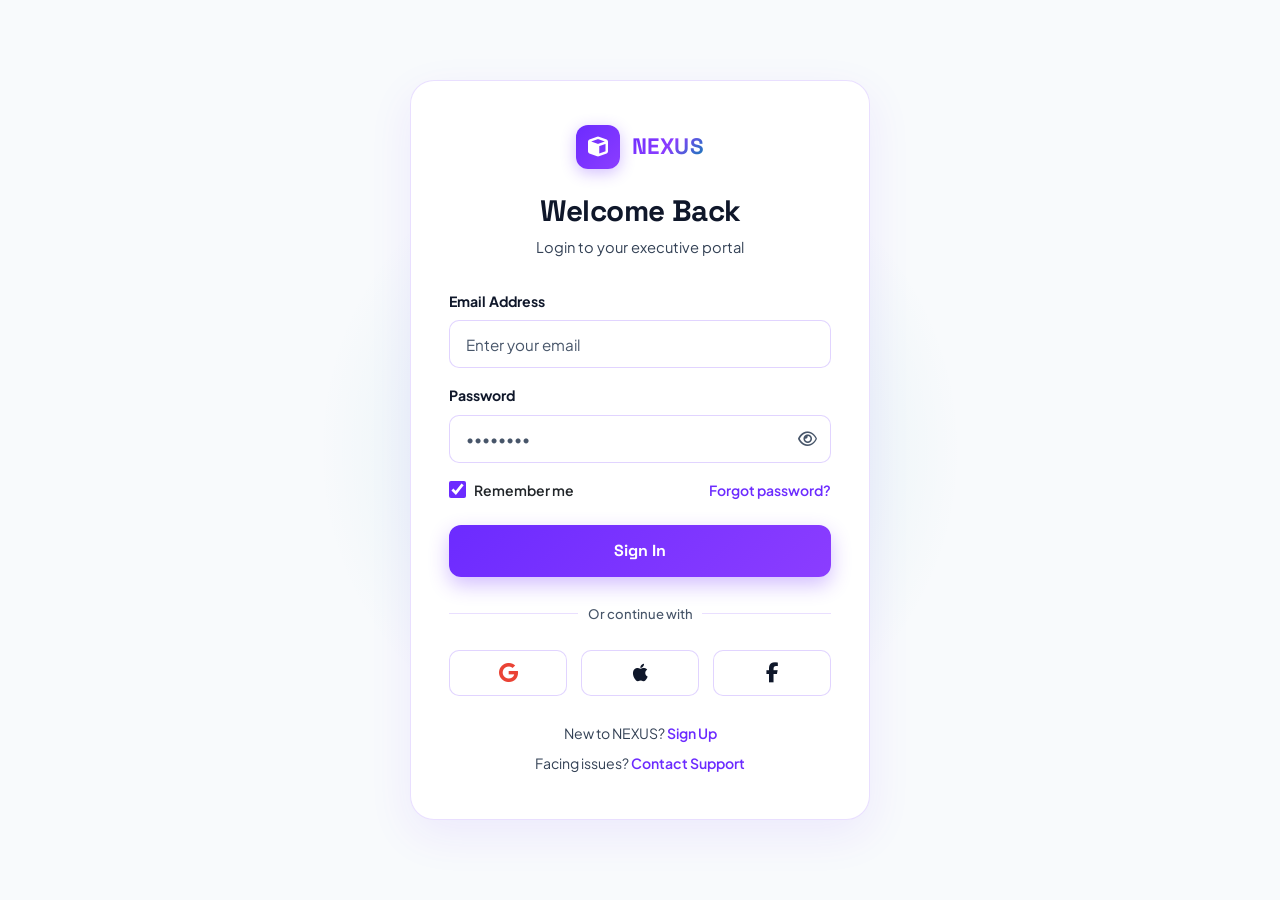
<file: login.html>
<!DOCTYPE html>
<html lang="en">
<head>
    <meta charset="UTF-8">
    <meta name="viewport" content="width=device-width, initial-scale=1.0">
    <title>Login | NEXUS Enterprise Portal</title>
    <meta name="description" content="Executive portal login for NEXUS CONSULTING clients and advisory team.">
    <!-- Favicon -->
    <link rel="icon" type="image/svg+xml" href="assets/image/favicon.svg">
    
    <!-- Google Fonts -->
    <link rel="preconnect" href="https://fonts.googleapis.com">
    <link rel="preconnect" href="https://fonts.gstatic.com" crossorigin>
    <link href="https://fonts.googleapis.com/css2?family=Plus+Jakarta+Sans:wght@400;500;600;700;800&family=Space+Grotesk:wght@600;700&display=swap" rel="stylesheet">
    
    <!-- Bootstrap 5 CSS -->
    <link href="https://cdn.jsdelivr.net/npm/bootstrap@5.3.2/dist/css/bootstrap.min.css" rel="stylesheet">
    <!-- Font Awesome 6 Icons -->
    <link rel="stylesheet" href="https://cdnjs.cloudflare.com/ajax/libs/font-awesome/6.5.1/css/all.min.css">
    
    <!-- AOS CSS -->
    <link rel="stylesheet" href="https://unpkg.com/aos@2.3.1/dist/aos.css">
    
    <!-- Custom CSS -->
    <link rel="stylesheet" href="assets/css/style.css">
    <link rel="stylesheet" href="assets/css/responsive.css">
    <link rel="stylesheet" href="assets/css/animations.css">
</head>
<body class="light-theme">

    <!-- Auth Page Main Wrapper -->
    <div class="auth-page-wrapper">
        <div class="auth-ambient-glow"></div>

        <!-- Floating Login Card -->
        <div class="auth-card" data-aos="fade-up">
            
            <!-- Brand Header (Clickable to Home) -->
            <a href="index.html" class="auth-brand-logo text-decoration-none" title="Back to Home">
                <div class="auth-brand-box">
                    <i class="fas fa-cube"></i>
                </div>
                <span class="auth-brand-name">NEXUS</span>
            </a>

            <!-- Card Headings -->
            <h2 class="auth-title">Welcome Back</h2>
            <p class="auth-subtitle">Login to your executive portal</p>

            <!-- Login Form -->
            <form onsubmit="event.preventDefault(); window.location.href='dashboard.html';">
                <!-- Email Field -->
                <div class="mb-3 text-start">
                    <label class="auth-form-label">Email Address</label>
                    <input type="email" class="auth-input-field" placeholder="Enter your email" required>
                </div>

                <!-- Password Field -->
                <div class="mb-3 text-start">
                    <label class="auth-form-label">Password</label>
                    <div class="password-input-wrapper">
                        <input type="password" id="loginPassword" class="auth-input-field" placeholder="••••••••" required>
                        <button type="button" class="password-toggle-btn" onclick="togglePasswordVisibility('loginPassword', this)">
                            <i class="far fa-eye"></i>
                        </button>
                    </div>
                </div>

                <!-- Checkbox & Forgot Password Row -->
                <div class="d-flex flex-row align-items-center justify-content-between flex-wrap gap-2 mb-4 text-start">
                    <label class="d-flex align-items-center gap-2 small text-secondary cursor-pointer mb-0">
                        <input type="checkbox" class="auth-checkbox flex-shrink-0" checked>
                        <span class="fw-semibold text-dark">Remember me</span>
                    </label>
                    <a href="#" onclick="alert('Password reset link has been sent to your registered email.'); return false;" class="small auth-footer-link">Forgot password?</a>
                </div>

                <!-- Sign In Button -->
                <button type="submit" class="auth-btn-submit">Sign In</button>
            </form>

            <!-- Divider -->
            <div class="auth-divider">
                <span>Or continue with</span>
            </div>

            <!-- Social Sign-in Buttons -->
            <div class="social-auth-grid">
                <a href="#" onclick="window.location.href='dashboard.html'; return false;" class="social-auth-btn google" title="Sign in with Google">
                    <i class="fab fa-google"></i>
                </a>
                <a href="#" onclick="window.location.href='dashboard.html'; return false;" class="social-auth-btn apple" title="Sign in with Apple">
                    <i class="fab fa-apple"></i>
                </a>
                <a href="#" onclick="window.location.href='dashboard.html'; return false;" class="social-auth-btn facebook" title="Sign in with Facebook">
                    <i class="fab fa-facebook-f"></i>
                </a>
            </div>

            <!-- Footer Links -->
            <div class="auth-footer-text mb-2">
                <span>New to NEXUS? </span>
                <a href="signup.html" class="auth-footer-link">Sign Up</a>
            </div>
            <div class="auth-footer-text small">
                <span>Facing issues? </span>
                <a href="contact.html" class="auth-footer-link">Contact Support</a>
            </div>

        </div>
    </div>

    <script src="https://unpkg.com/aos@2.3.1/dist/aos.js"></script>
    <script src="assets/js/animation.js"></script>
    <script>
        function togglePasswordVisibility(inputId, btn) {
            const input = document.getElementById(inputId);
            const icon = btn.querySelector('i');
            if (input.type === 'password') {
                input.type = 'text';
                icon.className = 'far fa-eye-slash';
            } else {
                input.type = 'password';
                icon.className = 'far fa-eye';
            }
        }
    </script>
</body>
</html>
</file>
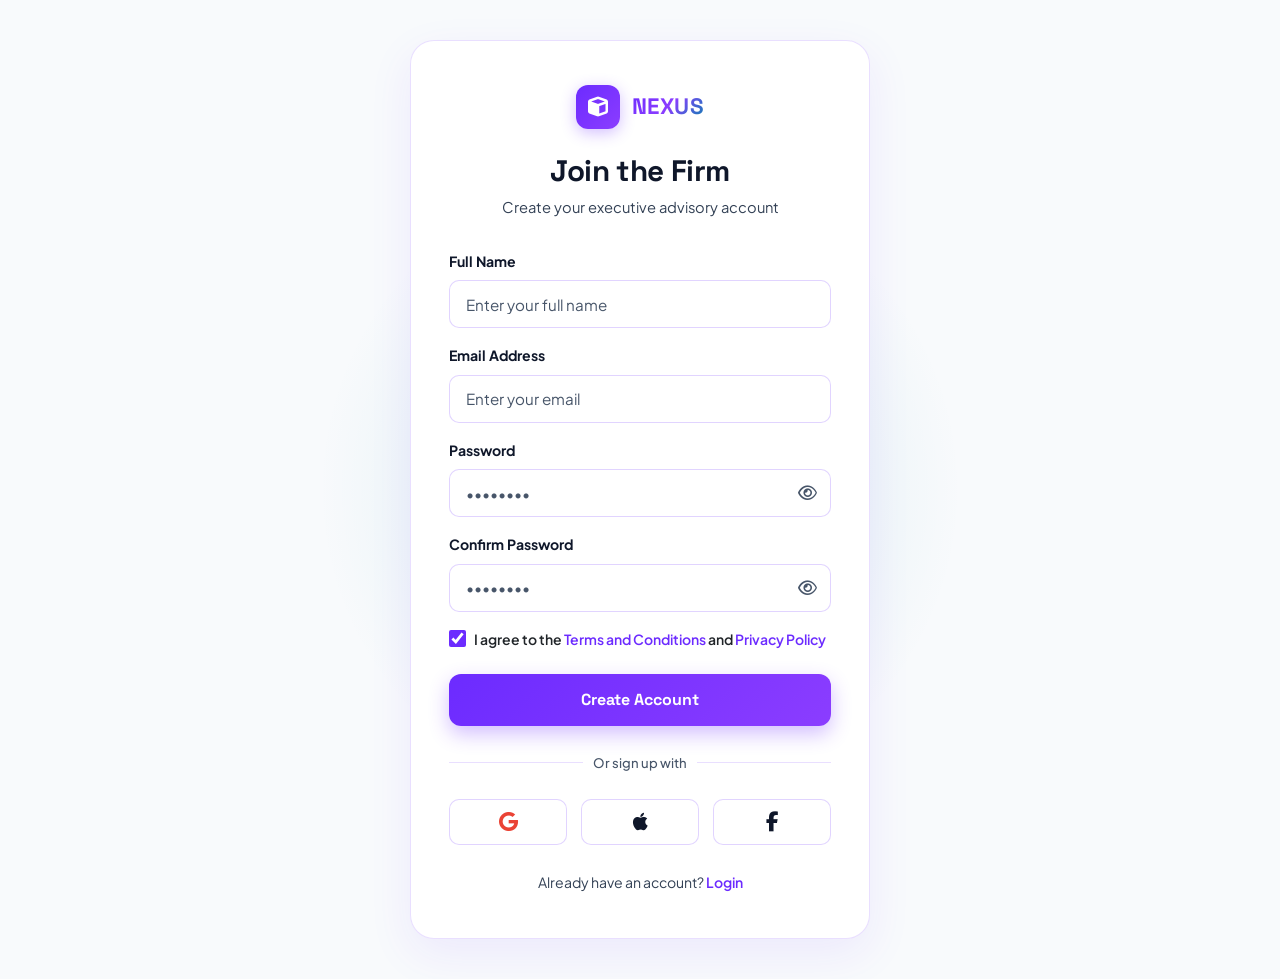
<file: signup.html>
<!DOCTYPE html>
<html lang="en">
<head>
    <meta charset="UTF-8">
    <meta name="viewport" content="width=device-width, initial-scale=1.0">
    <title>Sign Up | NEXUS Executive Advisory</title>
    <meta name="description" content="Create your executive advisory account with NEXUS CONSULTING.">
    <!-- Favicon -->
    <link rel="icon" type="image/svg+xml" href="assets/image/favicon.svg">
    
    <!-- Google Fonts -->
    <link rel="preconnect" href="https://fonts.googleapis.com">
    <link rel="preconnect" href="https://fonts.gstatic.com" crossorigin>
    <link href="https://fonts.googleapis.com/css2?family=Plus+Jakarta+Sans:wght@400;500;600;700;800&family=Space+Grotesk:wght@600;700&display=swap" rel="stylesheet">
    
    <!-- Bootstrap 5 CSS -->
    <link href="https://cdn.jsdelivr.net/npm/bootstrap@5.3.2/dist/css/bootstrap.min.css" rel="stylesheet">
    <!-- Font Awesome 6 Icons -->
    <link rel="stylesheet" href="https://cdnjs.cloudflare.com/ajax/libs/font-awesome/6.5.1/css/all.min.css">
    
    <!-- AOS CSS -->
    <link rel="stylesheet" href="https://unpkg.com/aos@2.3.1/dist/aos.css">
    
    <!-- Custom CSS -->
    <link rel="stylesheet" href="assets/css/style.css">
    <link rel="stylesheet" href="assets/css/responsive.css">
    <link rel="stylesheet" href="assets/css/animations.css">
</head>
<body class="light-theme">

    <!-- Auth Page Main Wrapper -->
    <div class="auth-page-wrapper">
        <div class="auth-ambient-glow"></div>

        <!-- Floating Sign Up Card -->
        <div class="auth-card" data-aos="fade-up">
            
            <!-- Brand Header (Clickable to Home) -->
            <a href="index.html" class="auth-brand-logo text-decoration-none" title="Back to Home">
                <div class="auth-brand-box">
                    <i class="fas fa-cube"></i>
                </div>
                <span class="auth-brand-name">NEXUS</span>
            </a>

            <!-- Card Headings -->
            <h2 class="auth-title">Join the Firm</h2>
            <p class="auth-subtitle">Create your executive advisory account</p>

            <!-- Sign Up Form -->
            <form onsubmit="event.preventDefault(); alert('Account created successfully! Redirecting to Executive Portal...'); window.location.href='dashboard.html';">
                <!-- Full Name Field -->
                <div class="mb-3 text-start">
                    <label class="auth-form-label">Full Name</label>
                    <input type="text" class="auth-input-field" placeholder="Enter your full name" required>
                </div>

                <!-- Email Field -->
                <div class="mb-3 text-start">
                    <label class="auth-form-label">Email Address</label>
                    <input type="email" class="auth-input-field" placeholder="Enter your email" required>
                </div>

                <!-- Password Field -->
                <div class="mb-3 text-start">
                    <label class="auth-form-label">Password</label>
                    <div class="password-input-wrapper">
                        <input type="password" id="signupPassword" class="auth-input-field" placeholder="••••••••" required>
                        <button type="button" class="password-toggle-btn" onclick="togglePasswordVisibility('signupPassword', this)">
                            <i class="far fa-eye"></i>
                        </button>
                    </div>
                </div>

                <!-- Confirm Password Field -->
                <div class="mb-3 text-start">
                    <label class="auth-form-label">Confirm Password</label>
                    <div class="password-input-wrapper">
                        <input type="password" id="confirmPassword" class="auth-input-field" placeholder="••••••••" required>
                        <button type="button" class="password-toggle-btn" onclick="togglePasswordVisibility('confirmPassword', this)">
                            <i class="far fa-eye"></i>
                        </button>
                    </div>
                </div>

                <!-- Terms Checkbox -->
                <div class="mb-4 text-start">
                    <label class="d-flex align-items-start align-items-sm-center gap-2 small text-secondary cursor-pointer text-start">
                        <input type="checkbox" class="auth-checkbox mt-1 mt-sm-0 flex-shrink-0" required checked>
                        <span class="fw-semibold text-dark text-start">I agree to the <a href="#" class="auth-footer-link">Terms and Conditions</a> and <a href="#" class="auth-footer-link">Privacy Policy</a></span>
                    </label>
                </div>

                <!-- Create Account Button -->
                <button type="submit" class="auth-btn-submit">Create Account</button>
            </form>

            <!-- Divider -->
            <div class="auth-divider">
                <span>Or sign up with</span>
            </div>

            <!-- Social Sign-up Buttons -->
            <div class="social-auth-grid">
                <a href="#" onclick="window.location.href='dashboard.html'; return false;" class="social-auth-btn google" title="Sign up with Google">
                    <i class="fab fa-google"></i>
                </a>
                <a href="#" onclick="window.location.href='dashboard.html'; return false;" class="social-auth-btn apple" title="Sign up with Apple">
                    <i class="fab fa-apple"></i>
                </a>
                <a href="#" onclick="window.location.href='dashboard.html'; return false;" class="social-auth-btn facebook" title="Sign up with Facebook">
                    <i class="fab fa-facebook-f"></i>
                </a>
            </div>

            <!-- Footer Link -->
            <div class="auth-footer-text">
                <span>Already have an account? </span>
                <a href="login.html" class="auth-footer-link">Login</a>
            </div>

        </div>
    </div>

    <script src="https://unpkg.com/aos@2.3.1/dist/aos.js"></script>
    <script src="assets/js/animation.js"></script>
    <script>
        function togglePasswordVisibility(inputId, btn) {
            const input = document.getElementById(inputId);
            const icon = btn.querySelector('i');
            if (input.type === 'password') {
                input.type = 'text';
                icon.className = 'far fa-eye-slash';
            } else {
                input.type = 'password';
                icon.className = 'far fa-eye';
            }
        }
    </script>
</body>
</html>
</file>
<file: assets/css/style.css>
/* ==========================================================================
   NEXUS CONSULTING - Light Mode Core Design System
   High-Contrast Executive Aesthetic with Perfect Readability
   ========================================================================== */

@import url('https://fonts.googleapis.com/css2?family=Inter:wght@300;400;500;600;700&family=Plus+Jakarta+Sans:wght@400;500;600;700;800&family=Space+Grotesk:wght@500;600;700&display=swap');

:root {
    /* Pure Light Mode Color System */
    --primary: #6C2BFF;
    --primary-rgb: 108, 43, 255;
    --secondary: #8B3DFF;
    --accent: #0088A8;
    --accent-rgb: 0, 136, 168;
    
    /* High Contrast Base Colors */
    --bg-main: #F8FAFC;
    --bg-secondary: #F1F5F9;
    --card-bg: #FFFFFF;
    --card-border: rgba(108, 43, 255, 0.15);
    --card-hover-border: rgba(108, 43, 255, 0.45);
    
    --text-primary: #0F172A;   /* Deep Slate - 100% Readable */
    --text-secondary: #334155; /* Dark Charcoal Secondary */
    --text-muted: #475569;     /* Slate Gray Muted */
    
    --nav-bg: #FFFFFF;
    --footer-bg: #FFFFFF;       /* Matching Navbar & Footer Background */
    --dropdown-bg: #FFFFFF;
    --input-bg: #FFFFFF;
    --input-border: rgba(108, 43, 255, 0.25);
    --shadow-color: rgba(108, 43, 255, 0.08);

    /* Fonts */
    --font-heading: 'Space Grotesk', sans-serif;
    --font-body: 'Plus Jakarta Sans', sans-serif;
    --font-alt: 'Inter', sans-serif;

    /* Transitions */
    --transition-fast: all 0.2s cubic-bezier(0.16, 1, 0.3, 1);
    --transition-normal: all 0.35s cubic-bezier(0.16, 1, 0.3, 1);
    --transition-bounce: all 0.5s cubic-bezier(0.34, 1.56, 0.64, 1);

    /* Border Radius */
    --radius-sm: 8px;
    --radius-md: 14px;
    --radius-lg: 24px;
    --radius-full: 9999px;
}

/* Reset & Global Base */
*, *::before, *::after {
    box-sizing: border-box;
    margin: 0;
    padding: 0;
}

html {
    scroll-behavior: smooth;
    font-size: 16px;
    overflow-x: hidden;
}

body {
    font-family: var(--font-body);
    background-color: var(--bg-main);
    color: var(--text-primary);
    line-height: 1.6;
    overflow-x: hidden;
    position: relative;
}

/* Global Text Overrides for High Contrast */
h1, h2, h3, h4, h5, h6 {
    font-family: var(--font-heading);
    font-weight: 700;
    line-height: 1.25;
    color: var(--text-primary) !important;
    letter-spacing: -0.02em;
}

p {
    color: var(--text-secondary);
}

.text-secondary {
    color: var(--text-secondary) !important;
}

.text-muted {
    color: var(--text-muted) !important;
}

a {
    color: inherit;
    text-decoration: none;
    transition: var(--transition-fast);
}

/* Gradient Text */
.gradient-text {
    background: linear-gradient(135deg, #6C2BFF 0%, #8B3DFF 50%, #0088A8 100%);
    -webkit-background-clip: text;
    -webkit-text-fill-color: transparent;
    background-clip: text;
    display: inline-block;
}

.text-accent {
    color: #6C2BFF !important;
    font-weight: 600;
}

/* Cards & Glassmorphism System - Equal Heights & Straight Line Buttons */
.row > [class*="col-"] {
    display: flex !important;
    flex-direction: column !important;
}

.glass-card,
.service-card,
.case-study-card,
.insight-card,
.leader-card,
.career-card,
.benefit-card,
.industry-card,
.stat-card,
.card {
    height: 100% !important;
    display: flex !important;
    flex-direction: column !important;
    justify-content: space-between !important;
    background: var(--card-bg) !important;
    border: 1px solid var(--card-border) !important;
    border-radius: var(--radius-lg);
    box-shadow: 0 10px 30px var(--shadow-color) !important;
    transition: var(--transition-normal);
    position: relative;
    overflow: hidden;
    width: 100%;
}

.glass-card:hover,
.service-card:hover,
.case-study-card:hover,
.insight-card:hover,
.leader-card:hover,
.career-card:hover,
.benefit-card:hover,
.industry-card:hover {
    border-color: var(--card-hover-border) !important;
    transform: translateY(-6px);
    box-shadow: 0 20px 40px rgba(108, 43, 255, 0.15) !important;
}

.glass-card h1, .glass-card h2, .glass-card h3, 
.glass-card h4, .glass-card h5, .glass-card h6 {
    color: var(--text-primary) !important;
}

.glass-card p {
    color: var(--text-secondary) !important;
}

/* Force Card Action Buttons to Align in a Straight Line at the Bottom */
.glass-card > a:last-child,
.glass-card > button:last-child,
.glass-card > div:last-child > a,
.glass-card > div:last-child > button,
.glass-card .btn-nexus,
.glass-card .btn-outline-nexus,
.glass-card .btn-primary-nexus,
.glass-card a.text-accent,
.glass-card a.fw-bold,
.card-footer-action,
.card-action-btn {
    margin-top: auto !important;
}

/* Luxury Badge & Universal High-Contrast Legible Badge System */
.badge {
    display: inline-flex !important;
    width: fit-content !important;
    max-width: max-content !important;
    align-items: center !important;
    gap: 5px !important;
    padding: 4px 12px !important;
    border-radius: var(--radius-full) !important;
    background: rgba(108, 43, 255, 0.1) !important;
    border: 1px solid rgba(108, 43, 255, 0.25) !important;
    color: #4C1D95 !important;
    font-weight: 700 !important;
    font-size: 0.75rem !important;
    letter-spacing: 0.02em !important;
}

.badge.bg-primary,
.badge.bg-secondary,
.badge.bg-accent,
.badge.bg-dark,
.badge[class*="bg-opacity"] {
    background: rgba(108, 43, 255, 0.12) !important;
    color: #4C1D95 !important;
    border: 1px solid rgba(108, 43, 255, 0.3) !important;
}

.badge.bg-primary.text-white,
.badge.bg-accent.text-dark,
.badge.text-white,
.badge-solid {
    background: #6C2BFF !important;
    color: #FFFFFF !important;
    border: none !important;
}

.badge .text-accent,
.badge.text-accent {
    color: #4C1D95 !important;
}

.badge-luxury {
    display: inline-flex !important;
    width: fit-content !important;
    max-width: max-content !important;
    align-items: center !important;
    gap: 6px !important;
    padding: 5px 14px !important;
    border-radius: var(--radius-full) !important;
    background: rgba(108, 43, 255, 0.08) !important;
    border: 1px solid rgba(108, 43, 255, 0.25) !important;
    color: var(--primary) !important;
    font-size: 0.75rem !important;
    font-weight: 700 !important;
    letter-spacing: 0.04em !important;
    text-transform: uppercase !important;
}

.badge-luxury i {
    color: var(--primary) !important;
}

/* Client Voice Avatar Styling */
.client-avatar {
    width: 52px;
    height: 52px;
    border-radius: 50%;
    object-fit: cover;
    border: 2px solid var(--primary);
    box-shadow: 0 4px 12px rgba(108, 43, 255, 0.2);
    flex-shrink: 0;
}

/* Buttons */
.btn-nexus {
    display: inline-flex;
    align-items: center;
    justify-content: center;
    gap: 10px;
    padding: 14px 32px;
    font-family: var(--font-heading);
    font-size: 0.95rem;
    font-weight: 600;
    letter-spacing: 0.02em;
    border-radius: var(--radius-full);
    transition: var(--transition-bounce);
    cursor: pointer;
    border: none;
    position: relative;
    z-index: 1;
}

.btn-primary-nexus {
    background: linear-gradient(135deg, var(--primary) 0%, var(--secondary) 100%) !important;
    color: #FFFFFF !important;
    box-shadow: 0 8px 20px rgba(108, 43, 255, 0.3) !important;
}

.btn-primary-nexus:hover {
    color: #FFFFFF !important;
    transform: translateY(-3px) scale(1.02);
    box-shadow: 0 14px 30px rgba(108, 43, 255, 0.4) !important;
}

.btn-outline-nexus {
    background: #FFFFFF !important;
    color: var(--text-primary) !important;
    border: 1px solid rgba(108, 43, 255, 0.25) !important;
    box-shadow: 0 4px 12px rgba(0, 0, 0, 0.04) !important;
}

.btn-outline-nexus:hover {
    border-color: var(--primary) !important;
    color: var(--primary) !important;
    background: rgba(108, 43, 255, 0.06) !important;
    transform: translateY(-3px);
}

/* Header & Navbar - Matching White Theme */
.nexus-navbar {
    position: fixed;
    top: 0;
    left: 0;
    width: 100%;
    z-index: 1000;
    padding: 18px 0;
    transition: var(--transition-normal);
    background: #FFFFFF !important;
    border-bottom: 1px solid rgba(108, 43, 255, 0.12) !important;
    box-shadow: 0 4px 20px rgba(108, 43, 255, 0.06) !important;
}

.navbar-brand-nexus {
    display: flex;
    align-items: center;
    gap: 12px;
    font-family: var(--font-heading);
    font-size: 1.5rem;
    font-weight: 800;
    color: var(--text-primary) !important;
}

.brand-icon {
    width: 42px;
    height: 42px;
    border-radius: 12px;
    background: linear-gradient(135deg, var(--primary), var(--secondary));
    display: flex;
    align-items: center;
    justify-content: center;
    color: #FFFFFF !important;
    font-size: 1.25rem;
    box-shadow: 0 4px 15px rgba(108, 43, 255, 0.3);
}

.nav-link-nexus {
    font-family: var(--font-body);
    font-size: 0.95rem;
    font-weight: 600;
    color: var(--text-secondary) !important;
    padding: 8px 16px !important;
    border-radius: var(--radius-sm);
    transition: var(--transition-fast);
}

.nav-link-nexus:hover,
.nav-link-nexus.active {
    color: var(--primary) !important;
    background: rgba(108, 43, 255, 0.08) !important;
}

.desktop-cta .btn-nexus {
    padding: 8px 22px !important;
    font-size: 0.9rem !important;
    min-height: 42px !important;
}

/* Footer Styling - IDENTICAL background & matching color as Navbar */
.nexus-footer {
    background-color: #FFFFFF !important;
    color: var(--text-secondary) !important;
    border-top: 1px solid rgba(108, 43, 255, 0.12) !important;
    padding-top: 80px;
    padding-bottom: 30px;
    position: relative;
    overflow: hidden;
}

.footer-heading {
    font-family: var(--font-heading);
    font-size: 1.15rem;
    font-weight: 700;
    color: var(--text-primary) !important;
    margin-bottom: 24px;
}

.footer-links {
    list-style: none !important;
    padding-left: 0 !important;
    margin-left: 0 !important;
    margin-bottom: 0 !important;
}

.footer-links li {
    margin-bottom: 12px;
    padding-left: 0 !important;
    list-style-type: none !important;
}

.footer-links a {
    color: var(--text-secondary) !important;
    transition: var(--transition-fast) !important;
    display: inline-block;
}

.footer-links a:hover {
    color: var(--primary) !important;
    transform: translateX(4px);
    font-weight: 600;
}

/* Footer Bottom Legal Links Hover */
.nexus-footer .border-top a {
    color: var(--text-muted) !important;
    transition: var(--transition-fast) !important;
    display: inline-block;
    text-decoration: none;
}

.nexus-footer .border-top a:hover {
    color: var(--primary) !important;
    transform: translateY(-2px);
    text-decoration: underline !important;
}

.footer-newsletter-input {
    background: #FFFFFF !important;
    border: 1px solid rgba(108, 43, 255, 0.25) !important;
    color: var(--text-primary) !important;
    border-radius: var(--radius-full);
    padding: 12px 20px;
    font-size: 0.9rem;
}

.footer-newsletter-input:focus {
    outline: none;
    border-color: var(--primary) !important;
    box-shadow: 0 0 15px rgba(108, 43, 255, 0.15);
}

.social-icon-btn {
    width: 38px;
    height: 38px;
    border-radius: 50%;
    background: rgba(108, 43, 255, 0.06) !important;
    border: 1px solid rgba(108, 43, 255, 0.15) !important;
    color: var(--primary) !important;
    display: inline-flex;
    align-items: center;
    justify-content: center;
    transition: var(--transition-bounce) !important;
}

.social-icon-btn:hover {
    background: var(--primary) !important;
    color: #FFFFFF !important;
    transform: translateY(-4px) scale(1.1);
    box-shadow: 0 6px 15px rgba(108, 43, 255, 0.35);
}

/* Custom Scrollbar */
::-webkit-scrollbar {
    width: 10px;
}

::-webkit-scrollbar-track {
    background: var(--bg-main);
}

::-webkit-scrollbar-thumb {
    background: linear-gradient(180deg, var(--primary), var(--secondary));
    border-radius: var(--radius-full);
}

/* Scroll Progress Bar */
.scroll-progress-bar {
    position: fixed;
    top: 0;
    left: 0;
    height: 3px;
    background: linear-gradient(90deg, var(--primary), var(--secondary));
    z-index: 1001;
    width: 0%;
}

/* Custom Cursor */
.custom-cursor {
    position: fixed;
    width: 12px;
    height: 12px;
    background: var(--primary);
    border-radius: 50%;
    pointer-events: none;
    z-index: 9999;
    transform: translate(-50%, -50%);
}

.custom-cursor-follower {
    position: fixed;
    width: 36px;
    height: 36px;
    border: 1px solid rgba(108, 43, 255, 0.4);
    border-radius: 50%;
    pointer-events: none;
    z-index: 9998;
    transform: translate(-50%, -50%);
}

/* Back to Top & Floating Contact Buttons */
.back-to-top-btn {
    position: fixed;
    bottom: 30px;
    right: 30px;
    width: 48px;
    height: 48px;
    border-radius: 50%;
    background: linear-gradient(135deg, var(--primary), var(--secondary));
    color: #FFFFFF !important;
    display: flex;
    align-items: center;
    justify-content: center;
    font-size: 1.2rem;
    z-index: 990;
    box-shadow: 0 8px 20px rgba(108, 43, 255, 0.3);
    opacity: 0;
    visibility: hidden;
    transition: var(--transition-bounce);
    cursor: pointer;
    border: none;
}

.back-to-top-btn.visible {
    opacity: 1;
    visibility: visible;
}

.back-to-top-btn:hover {
    transform: translateY(-5px) scale(1.12);
    box-shadow: 0 12px 30px rgba(108, 43, 255, 0.5) !important;
    background: linear-gradient(135deg, var(--secondary), var(--primary)) !important;
}

.floating-contact-btn {
    position: fixed;
    bottom: 30px;
    left: 30px;
    z-index: 990;
    background: #FFFFFF !important;
    border: 1px solid rgba(108, 43, 255, 0.2) !important;
    padding: 10px 20px;
    border-radius: var(--radius-full);
    display: flex;
    align-items: center;
    gap: 10px;
    color: var(--text-primary) !important;
    box-shadow: 0 8px 25px rgba(108, 43, 255, 0.12) !important;
    transition: var(--transition-normal);
}

.floating-contact-btn:hover {
    transform: translateY(-3px);
    box-shadow: 0 12px 30px rgba(108, 43, 255, 0.25) !important;
}

/* FAQ Accordion Styling */
.faq-card {
    height: auto !important;
    display: block !important;
    background: var(--card-bg) !important;
    border: 1px solid var(--card-border) !important;
    border-radius: 16px !important;
    overflow: hidden !important;
    transition: var(--transition-normal);
    box-shadow: 0 4px 16px var(--shadow-color) !important;
}

.faq-card .accordion-header {
    margin: 0 !important;
    padding: 0 !important;
}

.faq-card .accordion-button {
    background: transparent !important;
    color: var(--text-primary) !important;
    box-shadow: none !important;
    font-weight: 700 !important;
    font-size: 1.05rem !important;
    padding: 20px 24px !important;
    margin: 0 !important;
    width: 100% !important;
    text-align: left !important;
    display: flex !important;
    align-items: center !important;
    justify-content: space-between !important;
    border: none !important;
}

.faq-card .accordion-button:focus {
    box-shadow: none !important;
}

.faq-card .accordion-button:not(.collapsed) {
    background: rgba(108, 43, 255, 0.05) !important;
    color: var(--accent) !important;
}

.faq-card .accordion-button::after {
    transition: transform 0.3s ease;
    margin-left: 16px !important;
}

.faq-card .accordion-body {
    color: var(--text-secondary) !important;
    font-size: 0.95rem !important;
    line-height: 1.6 !important;
    padding: 0 24px 20px 24px !important;
    background: transparent !important;
    margin-top: 0 !important;
}

.floating-pulse {
    width: 10px;
    height: 10px;
    background: #10B981;
    border-radius: 50%;
    box-shadow: 0 0 0 0 rgba(16, 185, 129, 0.7);
    animation: pulseGlow 2s infinite;
}

@keyframes pulseGlow {
    0% { box-shadow: 0 0 0 0 rgba(16, 185, 129, 0.7); }
    70% { box-shadow: 0 0 0 10px rgba(16, 185, 129, 0); }
    100% { box-shadow: 0 0 0 0 rgba(16, 185, 129, 0); }
}

/* Section Common Styling */
.section-padding {
    padding: 100px 0;
}

.section-title {
    font-size: 2.75rem;
    font-weight: 800;
    margin-bottom: 20px;
    color: var(--text-primary) !important;
}

.section-desc {
    font-size: 1.1rem;
    max-width: 680px;
    margin-bottom: 40px;
    color: var(--text-secondary) !important;
}

/* Stats Counter Card */
.stat-card {
    padding: 30px;
    text-align: center;
}

.stat-number {
    font-family: var(--font-heading);
    font-size: 3rem;
    font-weight: 800;
    color: var(--primary) !important;
    line-height: 1;
    margin-bottom: 10px;
}

.stat-label {
    font-size: 0.95rem;
    color: var(--text-secondary) !important;
    font-weight: 600;
}

/* Interactive Timeline Component */
.timeline-item {
    position: relative;
    padding-left: 45px;
    margin-bottom: 40px;
}

.timeline-item::before {
    content: '';
    position: absolute;
    left: 15px;
    top: 28px;
    bottom: -40px;
    width: 2px;
    background: rgba(108, 43, 255, 0.2);
}

.timeline-item:last-child::before {
    display: none;
}

.timeline-dot {
    position: absolute;
    left: 5px;
    top: 5px;
    width: 22px;
    height: 22px;
    border-radius: 50%;
    background: var(--primary);
    border: 4px solid #FFFFFF;
    box-shadow: 0 0 15px rgba(108, 43, 255, 0.4);
}

/* Light Mode Section Alternation Overrides */
.bg-black {
    background-color: #F1F5F9 !important;
}
.bg-black.bg-opacity-30,
.bg-black.bg-opacity-40,
.bg-black.bg-opacity-20 {
    background-color: rgba(108, 43, 255, 0.03) !important;
}

.partners-swiper h5 {
    color: #334155 !important;
    opacity: 1 !important;
}

/* Modal Enhancements */
.modal-content-nexus {
    background: #FFFFFF !important;
    border: 1px solid var(--card-border);
    border-radius: var(--radius-lg);
    color: var(--text-primary) !important;
}

.modal-content-nexus p {
    color: var(--text-secondary) !important;
}

/* ==========================================================================
   Auth Pages (Login & Sign Up) Layout matching Website Light Design System
   ========================================================================== */
.auth-page-wrapper {
    min-height: 100vh;
    background-color: var(--bg-main) !important;
    display: flex;
    flex-direction: column;
    justify-content: center;
    align-items: center;
    padding: 40px 20px;
    position: relative;
    overflow-x: hidden;
}

.auth-ambient-glow {
    position: absolute;
    width: 650px;
    height: 650px;
    background: radial-gradient(circle, rgba(108, 43, 255, 0.08) 0%, rgba(0, 136, 168, 0.04) 50%, rgba(0,0,0,0) 70%);
    top: 50%;
    left: 50%;
    transform: translate(-50%, -50%);
    pointer-events: none;
}

.auth-card {
    background: #FFFFFF !important;
    width: 100%;
    max-width: 460px;
    border-radius: 24px;
    padding: 44px 38px;
    border: 1px solid rgba(108, 43, 255, 0.15) !important;
    box-shadow: 0 15px 45px rgba(108, 43, 255, 0.08) !important;
    position: relative;
    z-index: 5;
}

.auth-brand-logo {
    display: flex;
    align-items: center;
    justify-content: center;
    gap: 12px;
    margin-bottom: 24px;
}

.auth-brand-box {
    width: 44px;
    height: 44px;
    border-radius: 12px;
    background: linear-gradient(135deg, var(--primary), var(--secondary)) !important;
    display: flex;
    align-items: center;
    justify-content: center;
    color: #FFFFFF !important;
    font-size: 1.25rem;
    box-shadow: 0 4px 15px rgba(108, 43, 255, 0.3);
}

.auth-brand-name {
    font-family: var(--font-heading);
    font-weight: 800;
    font-size: 1.4rem;
    letter-spacing: 0.02em;
    background: linear-gradient(135deg, #6C2BFF 0%, #8B3DFF 50%, #0088A8 100%);
    -webkit-background-clip: text;
    -webkit-text-fill-color: transparent;
    background-clip: text;
}

.auth-title {
    font-family: var(--font-heading);
    font-size: 1.85rem;
    font-weight: 700;
    color: var(--text-primary) !important;
    text-align: center;
    margin-bottom: 6px;
}

.auth-subtitle {
    font-size: 0.92rem;
    color: var(--text-secondary) !important;
    text-align: center;
    margin-bottom: 30px;
}

.auth-form-label {
    font-weight: 700;
    font-size: 0.88rem;
    color: var(--text-primary) !important;
    margin-bottom: 8px;
    display: block;
}

.auth-input-field {
    width: 100%;
    height: 48px;
    border-radius: 10px;
    border: 1px solid rgba(108, 43, 255, 0.2);
    padding: 12px 16px;
    font-size: 0.95rem;
    color: var(--text-primary);
    background-color: #FFFFFF;
    transition: var(--transition-fast);
}

.auth-input-field:focus {
    outline: none;
    border-color: var(--primary);
    box-shadow: 0 0 0 3px rgba(108, 43, 255, 0.15);
}

.auth-input-field::placeholder {
    color: var(--text-muted);
}

.password-input-wrapper {
    position: relative;
}

.password-toggle-btn {
    position: absolute;
    right: 14px;
    top: 50%;
    transform: translateY(-50%);
    background: none;
    border: none;
    color: var(--text-muted);
    cursor: pointer;
    font-size: 1.05rem;
    padding: 0;
    transition: var(--transition-fast);
}

.password-toggle-btn:hover {
    color: var(--primary);
}

.auth-checkbox {
    width: 17px;
    height: 17px;
    accent-color: var(--primary);
    cursor: pointer;
}

.auth-btn-submit {
    width: 100%;
    height: 52px;
    background: linear-gradient(135deg, var(--primary) 0%, var(--secondary) 100%) !important;
    color: #FFFFFF !important;
    font-family: var(--font-heading);
    font-weight: 700;
    font-size: 1rem;
    border-radius: 12px;
    border: none;
    cursor: pointer;
    box-shadow: 0 8px 20px rgba(108, 43, 255, 0.3) !important;
    transition: var(--transition-bounce);
    display: flex;
    align-items: center;
    justify-content: center;
}

.auth-btn-submit:hover {
    transform: translateY(-2px);
    box-shadow: 0 12px 28px rgba(108, 43, 255, 0.4) !important;
    color: #FFFFFF !important;
}

.auth-divider {
    display: flex;
    align-items: center;
    text-align: center;
    margin: 26px 0;
    color: var(--text-muted);
    font-size: 0.82rem;
    font-weight: 500;
}

.auth-divider::before,
.auth-divider::after {
    content: '';
    flex: 1;
    border-bottom: 1px solid rgba(108, 43, 255, 0.15);
}

.auth-divider::before {
    margin-right: .75em;
}

.auth-divider::after {
    margin-left: .75em;
}

.social-auth-grid {
    display: grid;
    grid-template-columns: repeat(3, 1fr);
    gap: 14px;
    margin-bottom: 26px;
}

.social-auth-btn {
    height: 46px;
    border-radius: 10px;
    border: 1px solid rgba(108, 43, 255, 0.2);
    background: #FFFFFF;
    display: flex;
    align-items: center;
    justify-content: center;
    font-size: 1.25rem;
    transition: var(--transition-fast);
    text-decoration: none;
}

.social-auth-btn:hover {
    border-color: var(--primary);
    background: rgba(108, 43, 255, 0.06);
    transform: translateY(-2px);
}

.social-auth-btn.google { color: #EA4335; }
.social-auth-btn:hover {
    transform: translateY(-3px);
    box-shadow: 0 6px 16px rgba(108, 43, 255, 0.2);
}

.auth-footer-text {
    text-align: center;
    font-size: 0.88rem;
    color: var(--text-secondary);
}

.auth-footer-link {
    color: var(--primary);
    font-weight: 600;
    text-decoration: none;
    transition: var(--transition-fast);
}

.auth-footer-link:hover {
    color: var(--secondary);
    text-decoration: underline;
}

/* ==========================================================================
   ADVANCED GLOBAL ANIMATION ENGINE & STYLING ENHANCEMENTS
   ========================================================================== */

/* Keyframe Animations */
@keyframes floatSlow {
    0%, 100% {
        transform: translateY(0px) rotate(0deg);
    }
    50% {
        transform: translateY(-10px) rotate(0.5deg);
    }
}

@keyframes badgeGlow {
    0%, 100% {
        box-shadow: 0 0 15px rgba(108, 43, 255, 0.25), inset 0 0 10px rgba(108, 43, 255, 0.1);
    }
    50% {
        box-shadow: 0 0 25px rgba(0, 210, 255, 0.4), inset 0 0 15px rgba(0, 210, 255, 0.2);
    }
}

@keyframes shimmerSweep {
    0% {
        background-position: -200% 0;
    }
    100% {
        background-position: 200% 0;
    }
}

/* Floating Elements Animation */
.floating-element {
    animation: floatSlow 5s ease-in-out infinite !important;
}

/* Luxury Badge Ambient Glow Animation */
.badge-luxury {
    animation: badgeGlow 4s ease-in-out infinite !important;
}

/* Interactive Card Image Zoom & Shine on Hover */
.glass-card,
.service-card,
.case-item,
.faq-card,
.careers-benefit-card,
.job-card {
    transition: transform 0.35s cubic-bezier(0.16, 1, 0.3, 1), box-shadow 0.35s cubic-bezier(0.16, 1, 0.3, 1), border-color 0.35s ease !important;
}

.glass-card:hover,
.service-card:hover,
.faq-card:hover,
.careers-benefit-card:hover,
.job-card:hover {
    transform: translateY(-8px) scale(1.01) !important;
    border-color: var(--card-hover-border) !important;
    box-shadow: 0 20px 45px rgba(108, 43, 255, 0.18) !important;
}

.glass-card img,
.service-card img,
.careers-benefit-card img {
    transition: transform 0.5s ease-out !important;
}

.glass-card:hover img,
.service-card:hover img,
.careers-benefit-card:hover img {
    transform: scale(1.04) !important;
}

/* Button Icon Micro-Animations */
.btn-nexus i {
    transition: transform 0.3s ease !important;
}

.btn-nexus:hover i.fa-arrow-right,
.btn-nexus:hover i.fa-paper-plane,
.btn-nexus:hover i.fa-download {
    transform: translateX(5px) !important;
}

.btn-nexus:hover i.fa-play-circle,
.btn-nexus:hover i.fa-cube {
    transform: scale(1.2) rotate(15deg) !important;
}
</file>
<file: assets/css/responsive.css>
/* ==========================================================================
   NEXUS CONSULTING - Responsive Light Mode Styles
   Mandatory Screen Rule: 320px to 1024px ALL CONTENT CENTER ALIGNED
   ========================================================================== */

/* Fullscreen Off-Canvas Mobile Menu Styles */
.mobile-offcanvas {
    position: fixed;
    top: 0;
    left: 0;
    width: 100vw;
    height: 100vh;
    background: #FFFFFF;
    backdrop-filter: blur(25px);
    -webkit-backdrop-filter: blur(25px);
    z-index: 2000;
    opacity: 0;
    visibility: hidden;
    transition: var(--transition-normal);
    display: flex;
    flex-direction: column;
    justify-content: center;
    align-items: center;
    padding: 40px 20px;
}

.mobile-offcanvas.active {
    opacity: 1;
    visibility: visible;
}

.mobile-offcanvas-close {
    position: absolute;
    top: 25px;
    right: 25px;
    width: 48px;
    height: 48px;
    border-radius: 50%;
    background: rgba(108, 43, 255, 0.08);
    border: 1px solid var(--card-border);
    color: var(--text-primary);
    font-size: 1.5rem;
    display: flex;
    align-items: center;
    justify-content: center;
    cursor: pointer;
    transition: var(--transition-bounce);
}

.mobile-offcanvas-close:hover {
    background: var(--primary);
    color: #FFFFFF;
    transform: rotate(90deg);
}

.mobile-nav-list {
    list-style: none;
    padding: 0;
    margin: 0 0 40px 0;
    text-align: center;
    display: flex;
    flex-direction: column;
    gap: 20px;
    align-items: center;
}

.mobile-nav-link {
    font-family: var(--font-heading);
    font-size: 1.5rem;
    font-weight: 700;
    color: var(--text-primary);
    transition: var(--transition-fast);
    display: inline-block;
    padding: 8px 24px;
    border-radius: var(--radius-md);
}

.mobile-nav-link:hover,
.mobile-nav-link.active {
    color: var(--primary);
    background: rgba(108, 43, 255, 0.08);
}

.mobile-menu-actions {
    display: flex;
    flex-direction: column;
    align-items: center;
    gap: 20px;
    width: 100%;
    max-width: 320px;
}

/* ==========================================================================
   TABLET & MOBILE BREAKPOINTS (Max-Width: 1024px)
   STRICT MANDATORY CENTER ALIGNMENT & NAVBAR BEHAVIOR
   ========================================================================== */

@media (max-width: 1024px) {
    /* Mobile & Tablet Navbar Bar Styling - Light Theme & Corner Alignment */
    .nexus-navbar {
        background: #FFFFFF !important;
        border-bottom: 1px solid rgba(108, 43, 255, 0.12) !important;
        box-shadow: 0 4px 20px rgba(108, 43, 255, 0.06) !important;
        padding: 14px 0 !important;
    }

    .nexus-navbar .container,
    .nexus-navbar .container-fluid {
        display: flex !important;
        align-items: center !important;
        justify-content: space-between !important;
        width: 100% !important;
    }

    .nexus-navbar .navbar-brand-nexus {
        color: #0F172A !important;
        margin-left: 0 !important;
        margin-right: auto !important;
    }

    .nexus-navbar .navbar-brand-nexus .gradient-text {
        background: linear-gradient(135deg, #6C2BFF 0%, #8B3DFF 50%, #0088A8 100%);
        -webkit-background-clip: text;
        -webkit-text-fill-color: transparent;
        background-clip: text;
    }

    .nexus-navbar .desktop-nav-links,
    .nexus-navbar .desktop-cta {
        display: none !important;
    }

    .nexus-navbar .mobile-hamburger-btn {
        display: flex !important;
        align-items: center;
        justify-content: center;
        width: 44px;
        height: 44px;
        border-radius: 12px;
        background: rgba(108, 43, 255, 0.08) !important;
        border: 1px solid rgba(108, 43, 255, 0.2) !important;
        color: #6C2BFF !important;
        font-size: 1.3rem;
        cursor: pointer;
        transition: var(--transition-fast);
        margin-right: 0 !important;
        margin-left: auto !important;
    }

    .nexus-navbar .mobile-hamburger-btn:hover {
        background: #6C2BFF !important;
        color: #FFFFFF !important;
    }

    /* MANDATORY: Content Text Alignment across Mobile & Tablet */
    body,
    .section-title,
    .section-desc,
    .hero-content,
    .stat-card,
    .footer-column,
    .nexus-footer,
    .cta-content,
    .contact-info,
    .timeline-content,
    .leader-card,
    .faq-accordion,
    .pricing-card {
        text-align: center !important;
    }

    /* Center Align structural flex containers except header, card footers, and specific inline layouts */
    .hero-content,
    .section-header,
    .badge-luxury,
    .mega-menu-card,
    .footer-links,
    .footer-socials,
    .card-footer:not(.d-flex.justify-content-between),
    .meta-tags,
    .icon-box,
    .d-flex:not(.navbar-brand-nexus):not(.nexus-navbar .container):not(.nexus-navbar .container-fluid):not(.justify-content-between):not(.hero-btns):not(.hero-quick-stats) {
        justify-content: center !important;
        align-items: center !important;
        margin-left: auto !important;
        margin-right: auto !important;
    }

    /* Standalone block buttons get centered with minimum touch height (48px) */
    .btn-nexus:not(.hero-btns .btn-nexus):not(.card-action-btn):not(.justify-content-between .btn-nexus):not(.desktop-cta .btn-nexus),
    .btn-primary-nexus:not(.hero-btns .btn-nexus):not(.card-action-btn):not(.justify-content-between .btn-nexus):not(.desktop-cta .btn-nexus),
    .btn-outline-nexus:not(.hero-btns .btn-nexus):not(.card-action-btn):not(.justify-content-between .btn-nexus):not(.desktop-cta .btn-nexus) {
        min-height: 48px;
        display: inline-flex !important;
        align-items: center;
        justify-content: center;
        margin-left: auto !important;
        margin-right: auto !important;
        width: 100%;
        max-width: 320px;
    }

    /* Task 30: 1024px Homepage Hero Alignment, Equal Button Sizes, and Image Position */
    .hero-section .col-lg-7 {
        width: 100% !important;
        text-align: center !important;
        margin-bottom: 24px !important;
    }

    .hero-section .col-lg-5 {
        width: 100% !important;
        max-width: 560px !important;
        margin-left: auto !important;
        margin-right: auto !important;
        text-align: center !important;
        margin-top: 20px !important;
    }

    .hero-section .hero-sub-gsap {
        text-align: center !important;
        max-width: 680px !important;
        margin-left: auto !important;
        margin-right: auto !important;
    }

    .hero-btns {
        display: flex !important;
        flex-direction: row !important;
        flex-wrap: wrap !important;
        justify-content: center !important;
        align-items: center !important;
        gap: 16px !important;
        width: 100% !important;
    }

    .hero-btns .btn-nexus {
        width: 220px !important;
        min-width: 220px !important;
        height: 52px !important;
        min-height: 52px !important;
        padding: 12px 24px !important;
        font-size: 0.95rem !important;
        white-space: nowrap !important;
        margin: 0 !important;
        display: inline-flex !important;
        align-items: center !important;
        justify-content: center !important;
        flex: 0 0 auto !important;
        text-align: center !important;
    }

    /* Center align images and generic icons (exempt brand icons in logo & card headers) */
    img:not(.client-avatar),
    svg,
    .brand-icon:not(.navbar-brand-nexus .brand-icon):not(.service-card-header .brand-icon),
    .mega-menu-icon,
    .timeline-dot {
        margin-left: auto !important;
        margin-right: auto !important;
    }

    /* Task 10: Footer Brand Name Alignment in Mobile and Tab View */
    .nexus-footer .navbar-brand-nexus {
        display: inline-flex !important;
        align-items: center !important;
        justify-content: center !important;
        gap: 10px !important;
        margin-left: auto !important;
        margin-right: auto !important;
        margin-bottom: 16px !important;
        text-align: center !important;
        width: auto !important;
    }

    .nexus-footer .navbar-brand-nexus .brand-icon {
        margin: 0 !important;
        flex-shrink: 0 !important;
    }

    .nexus-footer .navbar-brand-nexus span {
        margin: 0 !important;
        display: inline-block !important;
    }

    /* Task 11: Footer Menu Alignment in Mobile and Tab View */
    .nexus-footer .footer-heading {
        text-align: center !important;
        margin-bottom: 16px !important;
    }

    .nexus-footer .footer-links {
        list-style: none !important;
        padding-left: 0 !important;
        margin-bottom: 0 !important;
        display: flex !important;
        flex-direction: column !important;
        align-items: center !important;
        text-align: center !important;
    }

    .nexus-footer .footer-links li {
        margin-bottom: 10px !important;
        text-align: center !important;
        width: 100% !important;
    }

    .nexus-footer .footer-links a {
        display: inline-block !important;
        text-align: center !important;
    }

    .nexus-footer form {
        max-width: 400px !important;
        margin-left: auto !important;
        margin-right: auto !important;
    }

    /* Task 8: Client Voice Testimonials Card Alignment in Tab View */
    .testimonials-swiper {
        padding-bottom: 40px !important;
    }

    .testimonials-swiper .glass-card {
        height: 100% !important;
        display: flex !important;
        flex-direction: column !important;
        justify-content: space-between !important;
        text-align: left !important;
    }

    .testimonials-swiper .client-profile-wrapper {
        display: flex !important;
        flex-direction: row !important;
        align-items: center !important;
        justify-content: flex-start !important;
        text-align: left !important;
        gap: 14px !important;
        margin: 0 !important;
        width: 100% !important;
    }

    .testimonials-swiper .client-profile-wrapper div {
        text-align: left !important;
    }

    /* Task 14: Service Page Card Alignment in Mobile and Tab View */
    .service-card-header {
        display: flex !important;
        flex-direction: row !important;
        align-items: center !important;
        justify-content: flex-start !important;
        text-align: left !important;
        gap: 14px !important;
        width: 100% !important;
        margin-bottom: 14px !important;
    }

    .service-card-header .brand-icon {
        margin: 0 !important;
        flex-shrink: 0 !important;
    }

    .service-card-header h3 {
        text-align: left !important;
        margin: 0 !important;
    }

    /* Task 13: Evolution Section Tag Size on About Page */
    .timeline-item .glass-card .badge,
    .timeline-item .badge {
        display: inline-flex !important;
        width: fit-content !important;
        max-width: max-content !important;
        align-self: flex-start !important;
        padding: 4px 14px !important;
        font-size: 0.75rem !important;
        border-radius: 20px !important;
        margin-bottom: 10px !important;
    }

    .section-title {
        font-size: 2.2rem !important;
    }

    .section-padding {
        padding: 70px 0 !important;
    }

    /* Proven Impact Section Card Alignment & Swiper Padding */
    .case-studies-swiper {
        padding-bottom: 55px !important;
        position: relative !important;
    }

    .case-studies-swiper .glass-card .d-flex.justify-content-between,
    .glass-card .d-flex.justify-content-between {
        display: flex !important;
        flex-direction: row !important;
        justify-content: space-between !important;
        align-items: center !important;
        text-align: left !important;
        width: 100% !important;
    }

    .case-studies-swiper .glass-card .d-flex.justify-content-between > div {
        text-align: left !important;
    }

    .case-studies-swiper .glass-card .btn-nexus,
    .case-studies-swiper .glass-card .btn-outline-nexus {
        width: auto !important;
        min-width: unset !important;
        max-width: unset !important;
        margin: 0 !important;
        padding: 8px 18px !important;
        min-height: 40px !important;
        font-size: 0.85rem !important;
        white-space: nowrap !important;
        flex-shrink: 0 !important;
    }

    .case-studies-swiper .swiper-pagination-case {
        position: absolute !important;
        bottom: 10px !important;
        left: 0 !important;
        width: 100% !important;
        margin-top: 0 !important;
        z-index: 10 !important;
    }
}

/* ==========================================================================
   MOBILE SPECIFIC BREAKPOINTS (320px - 767px)
   ========================================================================== */

@media (max-width: 767px) {
    .section-title {
        font-size: 1.85rem !important;
    }

    .stat-number {
        font-size: 2.25rem !important;
    }

    .hero-title {
        font-size: 2.2rem !important;
    }

    /* Hero Quick Stats Alignment on Mobile */
    .hero-section .stat-number {
        font-size: 1.6rem !important;
        line-height: 1.2 !important;
        margin-bottom: 4px !important;
        display: block !important;
    }

    .hero-section .stat-number + span {
        font-size: 0.75rem !important;
        line-height: 1.3 !important;
        display: block !important;
    }

    .hero-btns {
        flex-direction: column !important;
        width: 100% !important;
    }

    .hero-btns .btn-nexus {
        width: 100% !important;
        max-width: 320px !important;
    }

    /* Hero Floating Image Card Overlay Scaling on Mobile */
    .hero-section .floating-element .position-absolute {
        bottom: 12px !important;
        width: 90% !important;
        transform: translateX(-50%) !important;
    }

    .hero-section .floating-element .glass-card {
        padding: 10px 14px !important;
        border-radius: 14px !important;
    }

    .hero-section .floating-element .brand-icon {
        width: 36px !important;
        height: 36px !important;
        font-size: 1rem !important;
    }

    .hero-section .floating-element h6 {
        font-size: 0.85rem !important;
        text-align: left !important;
    }

    .hero-section .floating-element small {
        font-size: 0.75rem !important;
        text-align: left !important;
        display: block !important;
    }

    .hero-section .floating-element .text-start {
        text-align: left !important;
    }

    /* Single column enforcement */
    .col-lg-3, .col-lg-4, .col-lg-6, .col-md-6, .col-md-4 {
        width: 100% !important;
        margin-bottom: 24px;
    }

    /* Touch optimization */
    input, select, textarea, button {
        font-size: 16px !important;
    }

    /* Task 15: Fix Floating Buttons Overlapping on Mobile View Hover */
    .floating-contact-btn {
        position: fixed !important;
        bottom: 20px !important;
        left: 16px !important;
        right: auto !important;
        transform: none !important;
        width: auto !important;
        max-width: calc(100vw - 88px) !important;
        padding: 10px 16px !important;
        font-size: 0.85rem !important;
        z-index: 995 !important;
        box-shadow: 0 6px 20px rgba(108, 43, 255, 0.18) !important;
    }

    .floating-contact-btn:hover {
        transform: translateY(-3px) !important;
        border-color: var(--primary) !important;
    }

    .back-to-top-btn {
        position: fixed !important;
        bottom: 20px !important;
        right: 16px !important;
        left: auto !important;
        width: 44px !important;
        height: 44px !important;
        font-size: 1.1rem !important;
        z-index: 995 !important;
        box-shadow: 0 6px 20px rgba(108, 43, 255, 0.3) !important;
    }

    .back-to-top-btn:hover {
        transform: translateY(-3px) scale(1.08) !important;
    }

    /* Custom Cursor Disabled on Mobile Touch Devices */
    .custom-cursor,
    .custom-cursor-follower {
        display: none !important;
    }
}
</file>
<file: assets/css/animations.css>
/* ==========================================================================
   NEXUS CONSULTING - Animation Keyframes & Dynamic Visual Effects
   ========================================================================== */

/* Neon Glow Effect */
.neon-glow {
    position: absolute;
    width: 350px;
    height: 350px;
    background: radial-gradient(circle, rgba(108, 43, 255, 0.35) 0%, rgba(0, 229, 255, 0.15) 50%, rgba(0, 0, 0, 0) 70%);
    border-radius: 50%;
    filter: blur(50px);
    pointer-events: none;
    z-index: 0;
    animation: floatGlow 10s ease-in-out infinite alternate;
}

.neon-glow-cyan {
    background: radial-gradient(circle, rgba(0, 229, 255, 0.3) 0%, rgba(157, 77, 255, 0.15) 50%, rgba(0, 0, 0, 0) 70%);
}

@keyframes floatGlow {
    0% {
        transform: translate(0, 0) scale(1);
    }
    50% {
        transform: translate(40px, -30px) scale(1.15);
    }
    100% {
        transform: translate(-30px, 40px) scale(0.95);
    }
}

/* Floating Animation */
.floating-element {
    animation: floating 4s ease-in-out infinite;
}

@keyframes floating {
    0%, 100% {
        transform: translateY(0px);
    }
    50% {
        transform: translateY(-12px);
    }
}

/* Shimmer Loading / Highlight Line */
.shimmer-line {
    position: relative;
    overflow: hidden;
}

.shimmer-line::after {
    content: '';
    position: absolute;
    top: 0; right: 0; bottom: 0; left: -100%;
    background: linear-gradient(90deg, transparent 0%, rgba(255, 255, 255, 0.15) 50%, transparent 100%);
    animation: shimmer 3s infinite;
}

@keyframes shimmer {
    100% {
        left: 100%;
    }
}

/* GSAP Scroll Reveal Placeholders */
.gsap-reveal {
    opacity: 0;
    transform: translateY(40px);
    transition: opacity 0.8s ease, transform 0.8s ease;
}

.gsap-reveal.active {
    opacity: 1;
    transform: translateY(0);
}

/* Card Hover Tilt / Micro Interactivity */
.hover-tilt {
    transition: transform 0.3s cubic-bezier(0.16, 1, 0.3, 1), box-shadow 0.3s ease;
}

.hover-tilt:hover {
    transform: translateY(-8px) rotateX(2deg) rotateY(-2deg);
}

/* Ripple Click Effect */
.ripple-effect {
    position: relative;
    overflow: hidden;
}

.ripple {
    position: absolute;
    border-radius: 50%;
    background: rgba(255, 255, 255, 0.4);
    transform: scale(0);
    animation: rippleAnim 0.6s linear;
    pointer-events: none;
}

@keyframes rippleAnim {
    to {
        transform: scale(4);
        opacity: 0;
    }
}
</file>
